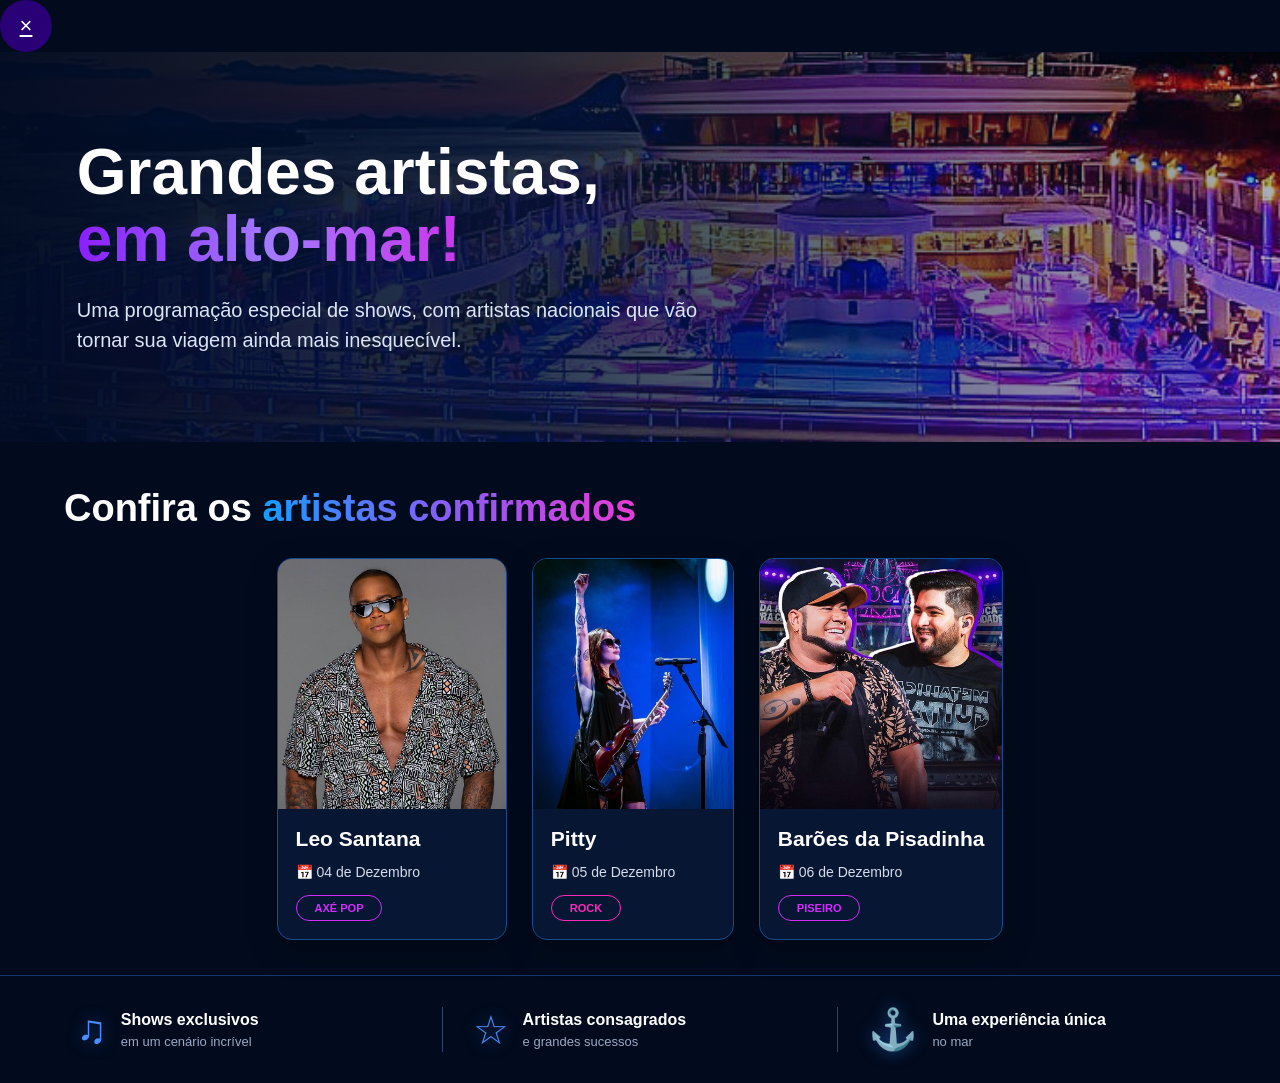
<file: atracoes.html>
<!DOCTYPE html>
<html lang="pt-BR">

<head>
    <meta charset="UTF-8">
    <meta name="viewport" content="width=device-width, initial-scale=1.0">

    <title>Artistas - Cruzeiros</title>

    <link rel="stylesheet" href="atracoes.css">
</head>

<body>

    <!-- BOTÃO FECHAR -->
    <a href="buscar.html" class="botao-fechar">×</a>


    <!-- =================================================
         BANNER PRINCIPAL
    ================================================== -->

    <section class="banner-artistas">

        <div class="conteudo-banner-artistas">

            <h1>
                Grandes artistas,<br>
                <span>em alto-mar!</span>
            </h1>

            <p>
                Uma programação especial de shows, com artistas
                nacionais que vão tornar sua viagem ainda mais inesquecível.
            </p>

        </div>

    </section>


    <!-- =================================================
         ARTISTAS
    ================================================== -->

    <section class="secao-artistas">

        <div class="titulo-secao">

            <h2>
                Confira os <span>artistas confirmados</span>
            </h2>


        </div>


        <!-- CARDS -->

        <div class="lista-artistas">


            <!-- ARTISTA 1 -->

            <div class="card-artista">

                <div class="imagem-artista">
                    <img src="img/Leo Santana.jfif" alt="leo">
                </div>

                <div class="info-artista">

                    <h3>Leo Santana</h3>

                    <p class="data">
                        📅 04 de Dezembro
                    </p>

                    <span class="categoria">
                        AXÉ POP
                    </span>

                </div>

            </div>


            <!-- ARTISTA 2 -->

            <div class="card-artista">

                <div class="imagem-artista">
                    <img src="img/Pitty.jfif" alt="Pitty">
                </div>

                <div class="info-artista">

                    <h3>Pitty</h3>

                    <p class="data">
                        📅 05 de Dezembro
                    </p>

                    <span class="categoria rosa">
                        ROCK
                    </span>

                </div>

            </div>


            <!-- ARTISTA 3 -->

            <div class="card-artista">

                <div class="imagem-artista">
                    <img src="img/Os Barões Da Pisadinha.jfif" alt="Barões da Pisadinha">
                </div>

                <div class="info-artista">

                    <h3>Barões da Pisadinha</h3>

                    <p class="data">
                        📅 06 de Dezembro
                    </p>

                    <span class="categoria">
                        PISEIRO
                    </span>

                </div>

            </div>

        

        </div>

    </section>


    <!-- =================================================
         RODAPÉ / DESTAQUES
    ================================================== -->

    <section class="destaques">

        <div class="destaque">

            <div class="icone">♫</div>

            <div>
                <strong>Shows exclusivos</strong>
                <p>em um cenário incrível</p>
            </div>

        </div>


        <div class="linha"></div>


        <div class="destaque">

            <div class="icone">☆</div>

            <div>
                <strong>Artistas consagrados</strong>
                <p>e grandes sucessos</p>
            </div>

        </div>


        <div class="linha"></div>


        <div class="destaque">

            <div class="icone">⚓</div>

            <div>
                <strong>Uma experiência única</strong>
                <p>no mar</p>
            </div>

        </div>


    </section>


</body>
</html>
</file>
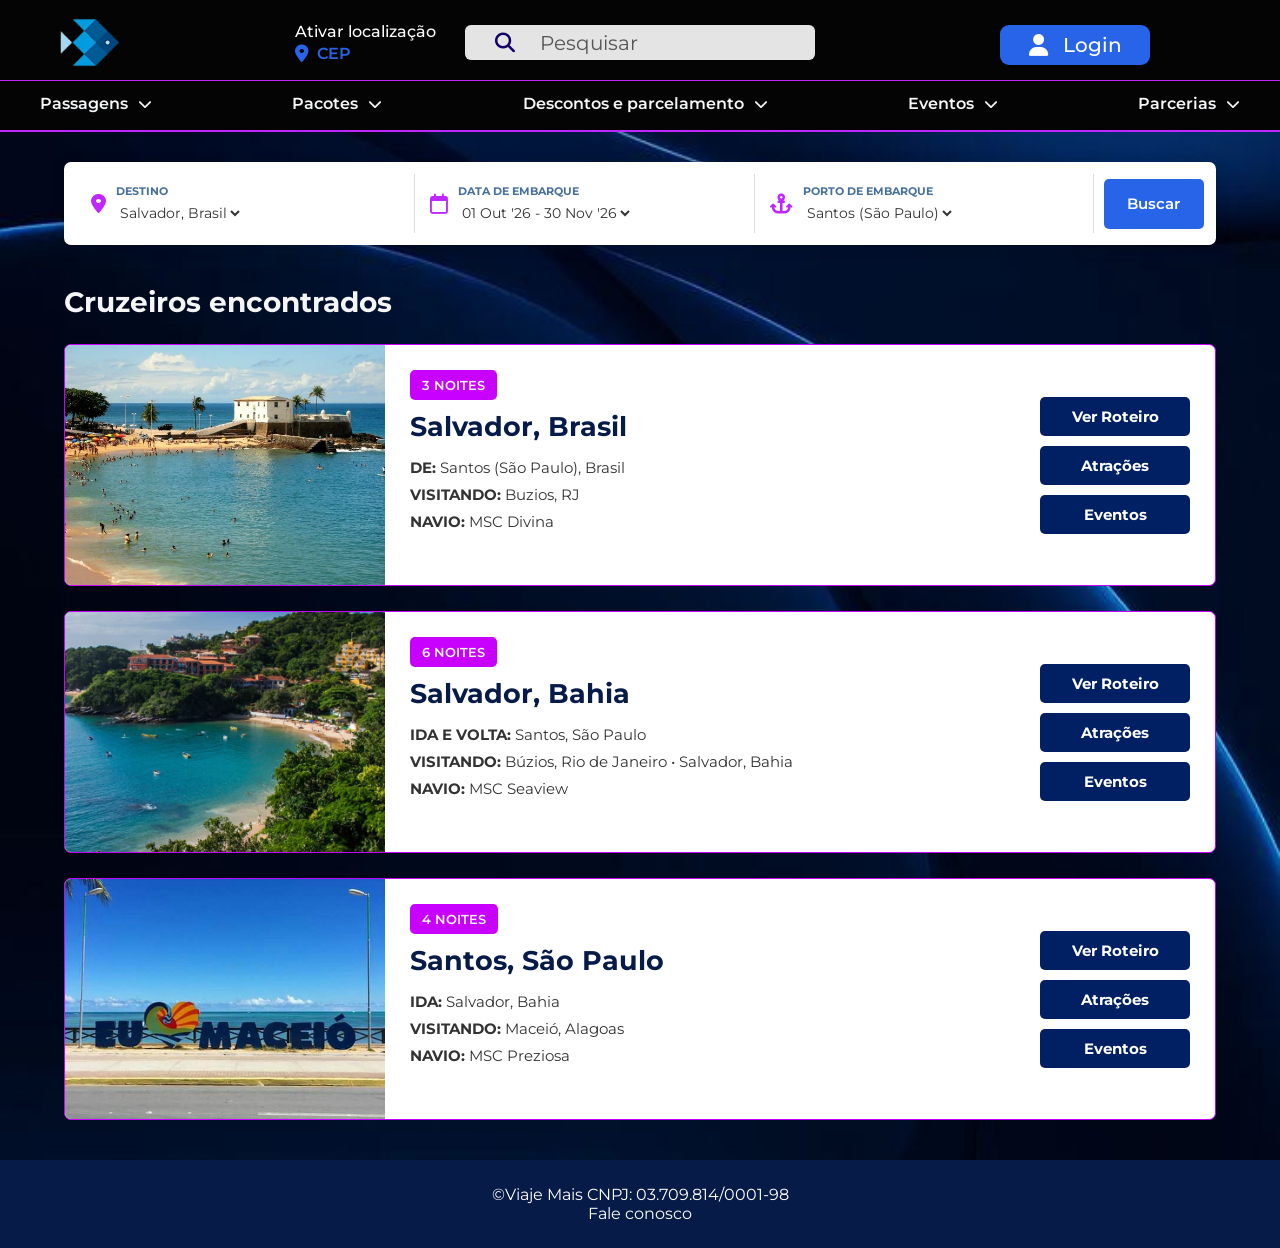
<file: buscar.html>
<!DOCTYPE html>
<html lang="pt-BR">

<head>

    <meta charset="UTF-8">
    <meta name="viewport" content="width=device-width, initial-scale=1.0">

    <title>Buscar Cruzeiros</title>


    <!-- ==============================
         CSS DA PÁGINA
    =============================== -->

    <link rel="stylesheet" href="buscar.css">


    <!-- ==============================
         FONTES
    =============================== -->

    <link rel="preconnect" href="https://fonts.googleapis.com">
    <link rel="preconnect" href="https://fonts.gstatic.com" crossorigin>

    <link
        href="https://fonts.googleapis.com/css2?family=Montserrat:wght@400;500;600;700&display=swap"
        rel="stylesheet"
    >


    <!-- ==============================
         ÍCONES - FONT AWESOME
    =============================== -->

    <link
        rel="stylesheet"
        href="https://cdnjs.cloudflare.com/ajax/libs/font-awesome/6.5.2/css/all.min.css"
    >

</head>


<body>
    

    <!-- =====================================================
         CABEÇALHO DO SITE
    ====================================================== -->

    <header class="cabecalho">


        <!-- =================================================
             PRIMEIRA LINHA DO CABEÇALHO
        ================================================== -->

        <div class="cabecalho-superior">


            <!-- LOGO -->

            <div class="logo-site">


    <a href="index.html">


        <img
            src="img/logo-peixe.png"
            alt="Logo do site"
        >


    </a>


</div>


            <!-- LOCALIZAÇÃO / CEP -->

            <div class="localizacao-site">

                <strong>
                    Ativar localização
                </strong>

                <div class="cep-localizacao">

                    <i class="fa-solid fa-location-dot"></i>

                    <span>
                        CEP
                    </span>

                </div>

            </div>


            <!-- CAMPO DE PESQUISA DO SITE -->

            <div class="pesquisa-site">

                <i class="fa-solid fa-magnifying-glass"></i>

                <input
                    type="text"
                    placeholder="Pesquisar"
                >

            </div>


            <!-- BOTÃO DE LOGIN -->

            <button class="botao-login">

                <i class="fa-solid fa-user"></i>

                <span>
                    Login
                </span>

            </button>


        </div>



        <!-- =================================================
             SEGUNDA LINHA / MENU PRINCIPAL
        ================================================== -->

        <nav class="menu-principal">


            <!-- PASSAGENS -->

            <a href="#">

                Passagens

                <i class="fa-solid fa-chevron-down"></i>

            </a>


            <!-- PACOTES -->

            <a href="#">

                Pacotes

                <i class="fa-solid fa-chevron-down"></i>

            </a>


            <!-- DESCONTOS -->

            <a href="#">

                Descontos e parcelamento

                <i class="fa-solid fa-chevron-down"></i>

            </a>


            <!-- EVENTOS -->

            <a href="#">

                Eventos

                <i class="fa-solid fa-chevron-down"></i>

            </a>


            <!-- PARCERIAS -->

            <a href="#">

                Parcerias

                <i class="fa-solid fa-chevron-down"></i>

            </a>


        </nav>


    </header>



    <!-- =====================================================
         ÁREA DE BUSCA DE CRUZEIROS

         Esta é a parte que pertence ao buscar.html.

         Aqui o usuário escolhe:

         - Destino
         - Data de embarque
         - Porto de embarque
         - Buscar
    ====================================================== -->

    <section class="barra-busca-cruzeiro">


        <!-- =================================================
             DESTINO
        ================================================== -->

        <div class="campo-busca">


            <!-- ÍCONE DO DESTINO -->

            <div class="icone-campo">

                <i class="fa-solid fa-location-dot"></i>

            </div>


            <!-- INFORMAÇÃO DO DESTINO -->

            <div class="informacoes-campo">

                <label>
                    DESTINO
                </label>


                <select>

                    <option>
                        Salvador, Brasil
                    </option>

                    <option>
                        Brasil
                    </option>

                    <option>
                        Argentina
                    </option>

                    <option>
                        Uruguai
                    </option>

                </select>

            </div>


        </div>



        <!-- =================================================
             DATA DE EMBARQUE
        ================================================== -->

        <div class="campo-busca">


            <!-- ÍCONE DA DATA -->

            <div class="icone-campo">

                <i class="fa-regular fa-calendar"></i>

            </div>


            <!-- INFORMAÇÃO DA DATA -->

            <div class="informacoes-campo">

                <label>
                    DATA DE EMBARQUE
                </label>


                <select>

                    <option>
                        01 Out '26 - 30 Nov '26
                    </option>

                    <option>
                        Outubro 2026
                    </option>

                    <option>
                        Novembro 2026
                    </option>

                    <option>
                        Dezembro 2026
                    </option>

                </select>

            </div>


        </div>



        <!-- =================================================
             PORTO DE EMBARQUE
        ================================================== -->

        <div class="campo-busca">


            <!-- ÍCONE DO PORTO -->

            <div class="icone-campo">

                <i class="fa-solid fa-anchor"></i>

            </div>


            <!-- INFORMAÇÃO DO PORTO -->

            <div class="informacoes-campo">

                <label>
                    PORTO DE EMBARQUE
                </label>


                <select>

                    <option>
                        Santos (São Paulo)
                    </option>

                    <option>
                        Rio de Janeiro
                    </option>

                    <option>
                        Salvador
                    </option>

                </select>

            </div>


        </div>



        <!-- =================================================
             BOTÃO BUSCAR
        ================================================== -->

        <button class="botao-buscar-cruzeiro">

            Buscar

        </button>


    </section>



    <!-- =====================================================
         RESULTADOS DA BUSCA
    ====================================================== -->

    <main class="resultados">


        <!-- TÍTULO DOS RESULTADOS -->

        <h1>
            Cruzeiros encontrados
        </h1>



       <!-- =================================================
     PRIMEIRO CRUZEIRO
================================================== -->

<div class="cruzeiro">

    <!-- IMAGEM -->

    <div class="imagem-cruzeiro">

        <img
            src="img/cruzeiro1.jfif"
            alt="Cruzeiro"
        >

    </div>


    <!-- INFORMAÇÕES -->

    <div class="informacoes-cruzeiro">

        <span class="noites">
            3 NOITES
        </span>


        <h2>
            Salvador, Brasil
        </h2>


        <p>
            <strong>DE:</strong>
            Santos (São Paulo), Brasil
        </p>


        <p>
            <strong>VISITANDO:</strong>
            Buzios, RJ
        </p>


        <p>
            <strong>NAVIO:</strong>
            MSC Divina
        </p>

    </div>


    <!-- BOTÕES À DIREITA -->

    <div class="acoes-cruzeiro">

        <button
            class="botao-roteiro"
            type="button"
            onclick="window.location.href='roteiro.html'"
        >
            Ver Roteiro
        </button>

        <button
            class="botao-roteiro"
            type="button"
            onclick="window.location.href='atracoes.html'"
        >
            Atrações
        </button>

        <button
            class="botao-roteiro"
            type="button"
            onclick="window.location.href='eventos.html'"
        >
            Eventos
        </button>

    </div>

</div>



<!-- =================================================
     SEGUNDO CRUZEIRO
================================================== -->

<div class="cruzeiro">

    <!-- IMAGEM -->

    <div class="imagem-cruzeiro">

        <img
            src="img/cruzeiro2.jfif"
            alt="Cruzeiro"
        >

    </div>


    <!-- INFORMAÇÕES -->

    <div class="informacoes-cruzeiro">

        <span class="noites">
            6 NOITES
        </span>


        <h2>
            Salvador, Bahia
        </h2>


        <p>
            <strong>IDA E VOLTA:</strong>
            Santos, São Paulo
        </p>


        <p>
            <strong>VISITANDO:</strong>
            Búzios, Rio de Janeiro • Salvador, Bahia
        </p>


        <p>
            <strong>NAVIO:</strong>
            MSC Seaview
        </p>

    </div>


    <!-- BOTÕES À DIREITA -->

    <div class="acoes-cruzeiro">

        <button
            class="botao-roteiro"
            type="button"
            onclick="window.location.href='roteiro.html'"
        >
            Ver Roteiro
        </button>

        <button
            class="botao-roteiro"
            type="button"
            onclick="window.location.href='atracoes.html'"
        >
            Atrações
        </button>

        <button
            class="botao-roteiro"
            type="button"
            onclick="window.location.href='eventos.html'"
        >
            Eventos
        </button>

    </div>

</div>



<!-- =================================================
     TERCEIRO CRUZEIRO
================================================== -->

<div class="cruzeiro">

    <!-- IMAGEM -->

    <div class="imagem-cruzeiro">

        <img
            src="img/cruzeiro3.jfif"
            alt="Cruzeiro"
        >

    </div>


    <!-- INFORMAÇÕES -->

    <div class="informacoes-cruzeiro">

        <span class="noites">
            4 NOITES
        </span>


        <h2>
            Santos, São Paulo
        </h2>


        <p>
            <strong>IDA:</strong>
            Salvador, Bahia
        </p>


        <p>
            <strong>VISITANDO:</strong>
            Maceió, Alagoas
        </p>


        <p>
            <strong>NAVIO:</strong>
            MSC Preziosa
        </p>

    </div>


    <!-- BOTÕES À DIREITA -->

    <div class="acoes-cruzeiro">

        <button
            class="botao-roteiro"
            type="button"
            onclick="window.location.href='roteiro.html'"
        >
            Ver Roteiro
        </button>

        <button
            class="botao-roteiro"
            type="button"
            onclick="window.location.href='atracoes.html'"
        >
            Atrações
        </button>

        <button
            class="botao-roteiro"
            type="button"
            onclick="window.location.href='eventos.html'"
        >
            Eventos
        </button>

    </div>

</div>



    </main>



    <!-- =====================================================
         RODAPÉ
    ====================================================== -->

    <footer>

        <p>
            ©Viaje Mais 
            CNPJ: 03.709.814/0001-98
        </p>
        <p>
            Fale conosco
        </p>

    </footer>


</body>

</html>
</file>
<file: atracoes.css>
/* =================================================
   CONFIGURAÇÕES GERAIS
================================================= */

* {
    margin: 0;
    padding: 0;
    box-sizing: border-box;
}

body {
    background: #020b1d;
    color: white;
    font-family: Arial, Helvetica, sans-serif;
}


/* =================================================
   BOTÃO X
================================================= */

/* BOTÃO FECHAR */

.botao-fechar {
    width: 52px;
    height: 52px;

    border: none;
    border-radius: 50%;

    background: #2a0077;

    color: #ffffff;

    font-size: 22px;

    cursor: pointer;

    display: flex;
    align-items: center;
    justify-content: center;

    transition: background 0.2s ease;
}

.botao-fechar:hover {
    background: #8d02f8;
}


/* =================================================
   BANNER
================================================= */

.banner-artistas {

    min-height: 390px;

    position: relative;

    display: flex;
    align-items: center;

    padding: 70px 6%;

    overflow: hidden;

    background:
        linear-gradient(
            90deg,
            rgba(1, 12, 35, 0.98) 0%,
            rgba(2, 20, 50, 0.85) 40%,
            rgba(2, 10, 30, 0.30) 100%
        ),
        url("img/festa2.png");

    background-size: cover;
    background-position: center;
}


/* brilho azul/roxo */

.banner-artistas::after {

    content: "";

    position: absolute;

    width: 500px;
    height: 500px;

    right: -150px;
    bottom: -300px;

    background: #8b2cff;

    opacity: 0.18;

    filter: blur(120px);

    border-radius: 50%;
}


/* =================================================
   TEXTO DO BANNER
================================================= */

.conteudo-banner-artistas {

    max-width: 680px;

    position: relative;

    z-index: 2;
}

.conteudo-banner-artistas h1 {

    font-size: 64px;
    line-height: 1.05;

    font-weight: 800;

    margin-bottom: 22px;
}

.conteudo-banner-artistas h1 span {

    background: linear-gradient(
        90deg,
        #8b1eff,
        #a27aff,
        #cb36ec
    );

    -webkit-background-clip: text;
    -webkit-text-fill-color: transparent;
}

.conteudo-banner-artistas p {

    font-size: 20px;

    line-height: 1.5;

    color: #dbe5f5;

    max-width: 650px;
}


/* =================================================
   SEÇÃO ARTISTAS
================================================= */

.secao-artistas {

    padding: 45px 5% 35px;
}


/* título */

.titulo-secao {

    display: flex;

    align-items: center;
    justify-content: space-between;

    margin-bottom: 28px;
}

.titulo-secao h2 {

    font-size: 38px;
}

.titulo-secao h2 span {

    background: linear-gradient(
        90deg,
        #159cff,
        #8b5cf6,
        #e83bd5
    );

    -webkit-background-clip: text;
    -webkit-text-fill-color: transparent;
}

.programacao {

    color: #168dff;

    text-decoration: none;

    font-size: 16px;

    font-weight: bold;
}

.programacao:hover {
    color: #a855f7;
}


/* =================================================
   LISTA DE ARTISTAS
================================================= */

.lista-artistas {
    display: flex;
    justify-content: center;
    gap: 25px;
    flex-wrap: wrap;
}


/* =================================================
   CARD
================================================= */

.card-artista {

    background: #071633;

    border: 1px solid #164c91;

    border-radius: 15px;

    overflow: hidden;

    transition: 0.3s;

    box-shadow:
        0 10px 30px rgba(0, 0, 0, 0.25);
}

.card-artista:hover {

    transform: translateY(-7px);

    border-color: #8b5cf6;

    box-shadow:
        0 12px 35px rgba(73, 60, 255, 0.30);
}


/* imagem */

.imagem-artista {

    width: 100%;
    height: 250px;

    overflow: hidden;
}

.imagem-artista img {

    width: 100%;
    height: 100%;

    object-fit: cover;

    transition: 0.4s;
}

.card-artista:hover img {
    transform: scale(1.06);
}


/* informações */

.info-artista {

    padding: 18px;
}

.info-artista h3 {

    font-size: 21px;

    margin-bottom: 13px;
}

.data {

    color: #d5dceb;

    font-size: 14px;

    margin-bottom: 15px;
}


/* =================================================
   CATEGORIAS
================================================= */

.categoria {

    display: inline-block;

    padding: 6px 18px;

    border-radius: 20px;

    border: 1px solid #d52bff;

    color: #d52bff;

    font-size: 11px;

    font-weight: bold;
}

.categoria.rosa {
    border-color: #ff28b9;
    color: #ff28b9;
}

.categoria.azul {
    border-color: #16a7ff;
    color: #16a7ff;
}


/* =================================================
   DESTAQUES
================================================= */

.destaques {

    display: flex;

    align-items: center;

    gap: 30px;

    padding: 30px 6%;

    border-top: 1px solid #12396d;
}


/* item */

.destaque {

    display: flex;

    align-items: center;

    gap: 14px;

    flex: 1;
}

.icone {

    font-size: 40px;

    color: #4c8cff;

    text-shadow:
        0 0 15px rgba(50, 130, 255, 0.5);
}

.destaque strong {

    font-size: 16px;
}

.destaque p {

    margin-top: 5px;

    color: #9aa9c4;

    font-size: 13px;
}


/* linhas */

.linha {

    height: 45px;

    width: 1px;

    background: #29466e;
}


/* =================================================
   BOTÃO VIAGEM
================================================= */

.botao-viagem {

    white-space: nowrap;

    padding: 16px 28px;

    border-radius: 30px;

    background: linear-gradient(
        90deg,
        #087fff,
        #7137ed,
        #d52bff
    );

    color: white;

    text-decoration: none;

    font-size: 15px;

    font-weight: bold;

    box-shadow:
        0 0 25px rgba(72, 82, 255, 0.35);

    transition: 0.3s;
}

.botao-viagem:hover {

    transform: scale(1.04);

    box-shadow:
        0 0 35px rgba(155, 50, 255, 0.55);
}


/* =================================================
   RESPONSIVO
================================================= */

@media (max-width: 1100px) {

    .lista-artistas {
        grid-template-columns: repeat(3, 1fr);
    }

    .conteudo-banner-artistas h1 {
        font-size: 50px;
    }

    .destaques {
        flex-wrap: wrap;
    }
}


@media (max-width: 700px) {

    .lista-artistas {
        grid-template-columns: 1fr;
    }

    .titulo-secao {
        flex-direction: column;
        align-items: flex-start;
        gap: 15px;
    }

    .conteudo-banner-artistas h1 {
        font-size: 40px;
    }

    .conteudo-banner-artistas p {
        font-size: 16px;
    }

    .destaques {
        flex-direction: column;
        align-items: flex-start;
    }

    .linha {
        display: none;
    }
}
</file>
<file: buscar.css>
/* =========================================================
   CONFIGURAÇÕES GERAIS
========================================================= */

/* Remove margens e espaçamentos padrão do navegador */
* {
    margin: 0;
    padding: 0;
    box-sizing: border-box;
}

/* Impede que o site crie rolagem horizontal */
html {
    width: 100%;
    overflow-x: hidden;
}

/* Configurações gerais da página */
body {
    width: 100%;

    font-family: 'Montserrat', Arial, sans-serif;

    color: #c8cfde;

    


    background: #050505 url("img/background (2).jfif") no-repeat center / cover fixed;
}



/* =========================================================
   CABEÇALHO
========================================================= */

.cabecalho {
    width: 100%;

    background: #040404;

    border-bottom: 2px solid #c026ff;
}


/* =========================================================
   PRIMEIRA LINHA DO CABEÇALHO
========================================================= */

.cabecalho-superior {

    height: 65px;

    display: flex;

    align-items: center;

    padding: 0 30px;

    gap: 25px;

    position: relative;
}


/* =========================================================
   LOGO
========================================================= */

.logo-site {

    width: 200px;

    margin-left: -40px;

    transform: translateY(10px);

    flex-shrink: 0;
}

.logo-site img {

    width: 200px;

    height: auto;

    display: block;
}


/* =========================================================
   LOCALIZAÇÃO / CEP
========================================================= */

.localizacao-site {

    width: 210px;

    display: flex;

    flex-direction: column;

    transform: translate(80px, 10px);

    justify-content: center;

    gap: 3px;

    flex-shrink: 0;
}


/* Texto "Ativar localização" */

.localizacao-site strong {

    color: #ffffff;

    font-size: 16px;

    font-weight: 500;

    line-height: 1.2;
}


/* Linha do CEP */

.cep-localizacao {

    display: flex;

    align-items: center;

    gap: 8px;

    color: #2864e8;

    font-size: 16px;

    font-weight: 600;
}


/* Ícone de localização */

.cep-localizacao i {
    font-size: 18px;
}


/* =========================================================
   CAMPO DE PESQUISA
========================================================= */

.pesquisa-site {

    position: absolute;

    left: 50%;

    transform: translate(-50%, 10px);

    width: 350px;

    height: 35px;

    border-radius: 6px;

    background: #e4e4e4;

    display: flex;

    align-items: center;

    padding: 0 30px;

    gap: 25px;
}


/* Ícone da pesquisa */

.pesquisa-site i {
    color: #130067;

    font-size: 20px;
}


/* Campo onde o usuário escreve */

.pesquisa-site input {

    width: 100%;

    border: none;

    outline: none;

    background: transparent;

    font-family: inherit;

    font-size: 20px;

    color: #071b49;
}


/* Cor do texto "Pesquisar" */

.pesquisa-site input::placeholder {
    color: #555555;
}


/* =========================================================
   BOTÃO LOGIN
========================================================= */

.botao-login {

    position: absolute;

    right: 130px;

    top: 50%;

    transform: translateY(-20%);

    width: 150px;

    height: 40px;

    padding: 0;

    border: none;

    border-radius: 9px;

    background: #2864e8;

    color: #ffffff;

    display: flex;

    align-items: center;

    justify-content: center;

    gap: 15px;

    font-family: inherit;

    font-size: 20px;

    font-weight: 500;

    cursor: pointer;

    margin-left: 0;
}


/* Ícone do Login */

.botao-login i {
    font-size: 22px;
}


/* =========================================================
   MENU PRINCIPAL
========================================================= */

.menu-principal {

    position: relative;

    height: 65px;

    display: flex;

    align-items: center;

    justify-content: space-between;

    padding: 12px 40px 0;
}

.menu-principal::before {
    content: "";

    position: absolute;

    top: 15px;

    left: 0;
    right: 0;

    height: 1px;

    background: #c026ff;
}


/* Links do menu */

.menu-principal a {

    color: #f5f6f8;

    text-decoration: none;

    font-size: 16px;

    font-weight: 600;

    white-space: nowrap;

    display: flex;

    align-items: center;

    gap: 10px;
}


/* Setinhas do menu */

.menu-principal a i {

    font-size: 14px;

    transition: 0.2s;
}


/* Quando passa o mouse */

.menu-principal a:hover {

    color: #2864e8;
}


/* Faz a seta girar */

.menu-principal a:hover i {

    transform: rotate(180deg);
}


/* =========================================================
   BARRA DE BUSCA DE CRUZEIROS
========================================================= */

.barra-busca-cruzeiro {
    width: 90%;
    max-width: 1200px;

    margin: 30px auto;

    display: flex;
    align-items: center;

    padding: 12px;

    background-color: #ffffff;

    border-radius: 7px;

    box-shadow: 0 3px 15px rgba(0, 0, 0, 0.15);
}


/* =========================================================
   CAMPO DE BUSCA
========================================================= */

.campo-busca {
    flex: 1;

    display: flex;
    align-items: center;

    padding: 10px 15px;

    border-right: 1px solid #dddddd;
}


/* =========================================================
   ÍCONE DO CAMPO
========================================================= */

.icone-campo {
    margin-right: 10px;

    color: #c026ff;

    font-size: 20px;
}


/* =========================================================
   INFORMAÇÕES DO CAMPO
========================================================= */

.informacoes-campo {
    display: flex;
    flex-direction: column;
}


/* =========================================================
   NOME DO CAMPO
========================================================= */

.informacoes-campo label {
    margin-bottom: 5px;

    color: #47709c;

    font-size: 11px;
    font-weight: bold;
}


/* =========================================================
   OPÇÕES DO CAMPO
========================================================= */

.informacoes-campo select {
    border: none;
    outline: none;

    background-color: transparent;

    color: #333333;

    font-family: 'Montserrat', sans-serif;

    font-size: 14px;

    cursor: pointer;
}


/* =========================================================
   BOTÃO BUSCAR
========================================================= */

.botao-buscar-cruzeiro {
    width: 100px;
    height: 50px;

    margin-left: 10px;

    border: none;

    border-radius: 5px;

    background-color: #2864e8;

    color: #ffffff;

    font-family: 'Montserrat', sans-serif;

    font-size: 15px;
    font-weight: 600;

    cursor: pointer;
}

.botao-buscar-cruzeiro:hover {
    background-color: #1d50c0;
}


/* =========================================================
   RESULTADOS
========================================================= */

.resultados {
    width: 90%;
    max-width: 1200px;

    margin: 40px auto;
}


/* TÍTULO DOS RESULTADOS */

.resultados h1 {
    margin-bottom: 25px;

    color: #f4f5f7;

    font-size: 28px;
}


/* =========================================================
   CADA CRUZEIRO
========================================================= */

.cruzeiro {
    width: 100%;
    min-height: 240px;

    display: flex;

    margin-bottom: 25px;

    background-color: #ffffff;

    border: 1px solid #c800ff;
;

    border-radius: 7px;

    overflow: hidden;
}


/* =========================================================
   IMAGEM DO CRUZEIRO
========================================================= */

.imagem-cruzeiro {
    width: 320px;
    min-width: 320px;

    height: 240px;
}


/* IMAGEM */

.imagem-cruzeiro img {
    width: 100%;
    height: 100%;

    display: block;

    object-fit: cover;
}


/* =========================================================
   INFORMAÇÕES DO CRUZEIRO
========================================================= */

.informacoes-cruzeiro {
    padding: 25px;

    flex: 1;
}


/* =========================================================
   QUANTIDADE DE NOITES
========================================================= */

.noites {
    display: inline-block;

    padding: 7px 12px;

    margin-bottom: 10px;

    background-color: #c800ff;

    border-radius: 5px;

    color: #f4f5f6;

    font-size: 13px;
    font-weight: 600;
}


/* =========================================================
   NOME DO DESTINO
========================================================= */

.informacoes-cruzeiro h2 {
    margin-bottom: 15px;

    color: #071b49;

    font-size: 27px;
}


/* =========================================================
   INFORMAÇÕES DA VIAGEM
========================================================= */

.informacoes-cruzeiro p {
    margin-bottom: 8px;

    color: #333333;

    font-size: 15px;
}


/* =========================================================
   BOTÃO VER ROTEIRO
========================================================= */

.botao-roteiro {
    margin-top: 12px;

    padding: 10px 20px;

    border: none;

    border-radius: 5px;

    background-color: #edf3fb;

    color: #071b49;

    font-family: 'Montserrat', sans-serif;

    font-size: 14px;
    font-weight: 600;

    cursor: pointer;
}

.botao-roteiro {
    background-color: #012064;  /* cor de fundo */
    color: #ffffff;             /* cor da fonte */
    font-family: 'Montserrat', sans-serif;  /* tipo da fonte */
    font-size: 15px;            /* tamanho */
    font-weight: 700;           /* negrito: 400 normal, 700 bold */
}



/* =========================================================
   BOTÕES DE AÇÃO DO CRUZEIRO
   (Ver Roteiro / Atrações / Eventos)
   Ficam um embaixo do outro, à direita do card.
========================================================= */

.acoes-cruzeiro {
    display: flex;

    flex-direction: column;   /* um embaixo do outro */

    align-items: flex-start;

    justify-content: center;  /* alinha o grupo com o meio do card */

    gap: 10px;

    margin-left: auto;        /* empurra o bloco para a direita */

    padding: 25px;
}

.acoes-cruzeiro .botao-roteiro {
    width: 150px;             /* mesma largura para os três */

    margin-top: 0;            /* espaçamento vem só do gap */
}


/* =========================================================
   RODAPÉ
========================================================= */

footer {
    width: 100%;

    padding: 25px;

    margin-top: 40px;

    text-align: center;

    background-color: #071b49;

    color: #ffffff;
}


/* =========================================================
   RESPONSIVIDADE
========================================================= */

@media (max-width: 800px) {


    /* CABEÇALHO */

    .cabecalho-superior {
        height: auto;

        padding: 15px;

        flex-wrap: wrap;
    }


    /* PESQUISA */

    .pesquisa-site {
        position: static;

        transform: none;

        width: 100%;

        margin-top: 15px;
    }


    /* MENU */

    .menu-principal {
        gap: 25px;

        overflow-x: auto;

        justify-content: flex-start;
    }


    /* BOTÃO BUSCAR */

    .botao-buscar-cruzeiro {
        width: 100%;

        height: 50px;

        margin: 10px 0 0;
    }


    /* =====================================================
       CRUZEIROS
    ====================================================== */

    .cruzeiro {
        flex-direction: column;

        min-height: auto;
    }


    /* IMAGEM */

    .imagem-cruzeiro {
        width: 100%;

        min-width: 100%;

        height: 220px;
    }


    /* INFORMAÇÕES */

    .informacoes-cruzeiro {
        padding: 22px;
    }


    /* BOTÕES - ficam um embaixo do outro */

    .acoes-cruzeiro {
        flex: 1 1 auto;

        width: 100%;

        display: flex;

        flex-direction: column;

        justify-content: flex-start;

        gap: 10px;

        padding: 0 22px 22px;

        margin-left: 0;

        
    }

    .acoes-cruzeiro .botao-roteiro {
        width: 100%;

        margin-top: 0;
        
        
    }

}
</file>
